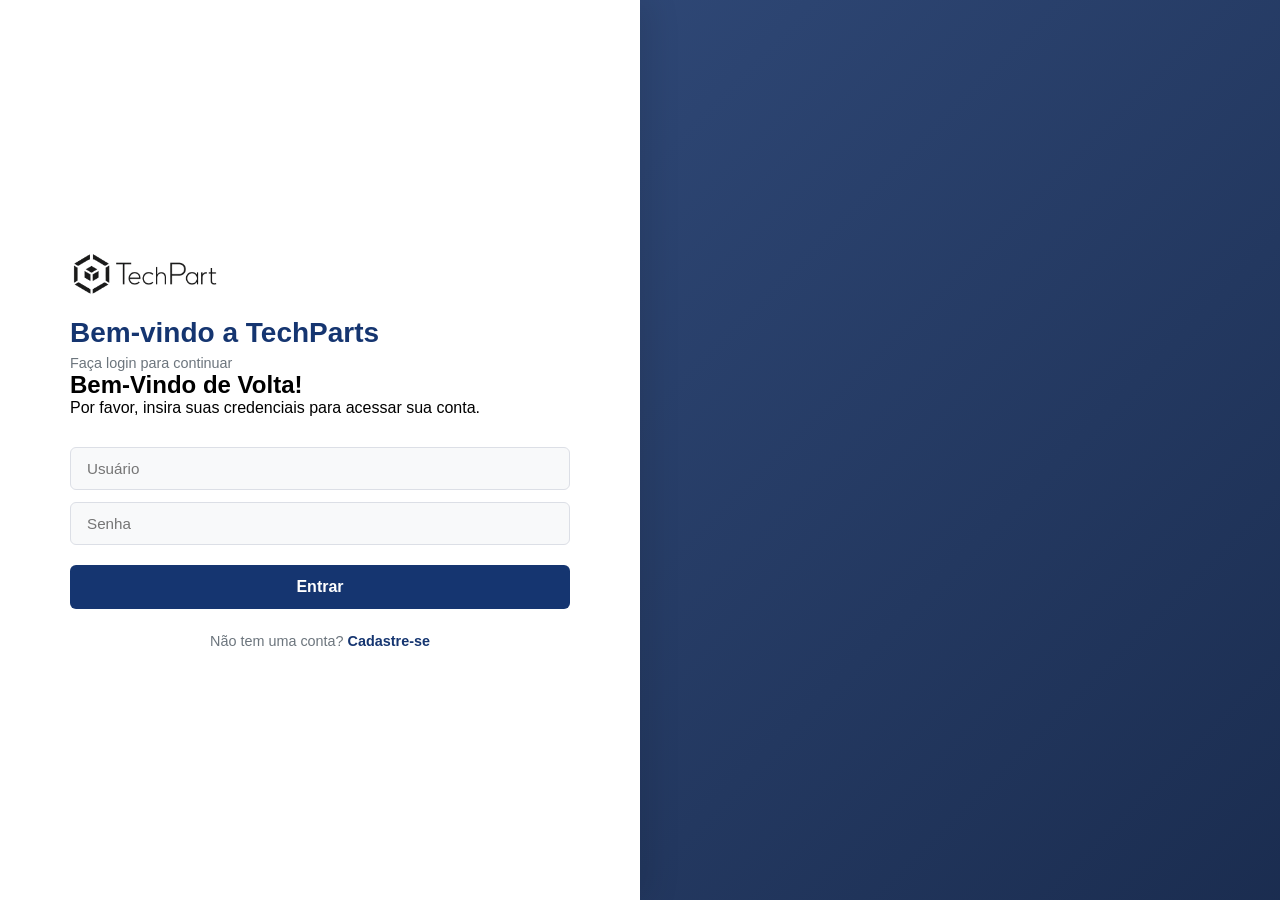
<file: TechParts/index.html>
<!DOCTYPE html>
<html lang="pt-br">

<head>
    <meta charset="UTF-8">
    <meta name="viewport" content="width=device-width, initial-scale=1.0">
    <title>Login - TechParts</title>
    <link rel="stylesheet" href="assets/css/style.css">
</head>

<body>

    <div class="parent">
        <div class="grid-login">
            <div class="logo">
                <img src="assets/IMG/logo.png" alt="Logo da empresa">

                <div class="login-logo-text">
                    <h1>Bem-vindo a TechParts</h1>
                    <p>Faça login para continuar</p>
                </div>

                <h2>Bem-Vindo de Volta!</h2>
                <p>Por favor, insira suas credenciais para acessar sua conta.</p>
            </div>

            <form action="login.php" method="POST" class="login-form">
                <input type="text" name="username" placeholder="Usuário" class="input-login">
                <input type="password" name="password" placeholder="Senha" class="input-login">
                <button type="submit" class="login-button" link="dashboard.html">Entrar</button>
            </form>


            <div class="login-login-footer">
                <p>Não tem uma conta? <a href="pages/cadastro.html">Cadastre-se</a></p>
            </div>
        </div>
</body>

</html>
</file>
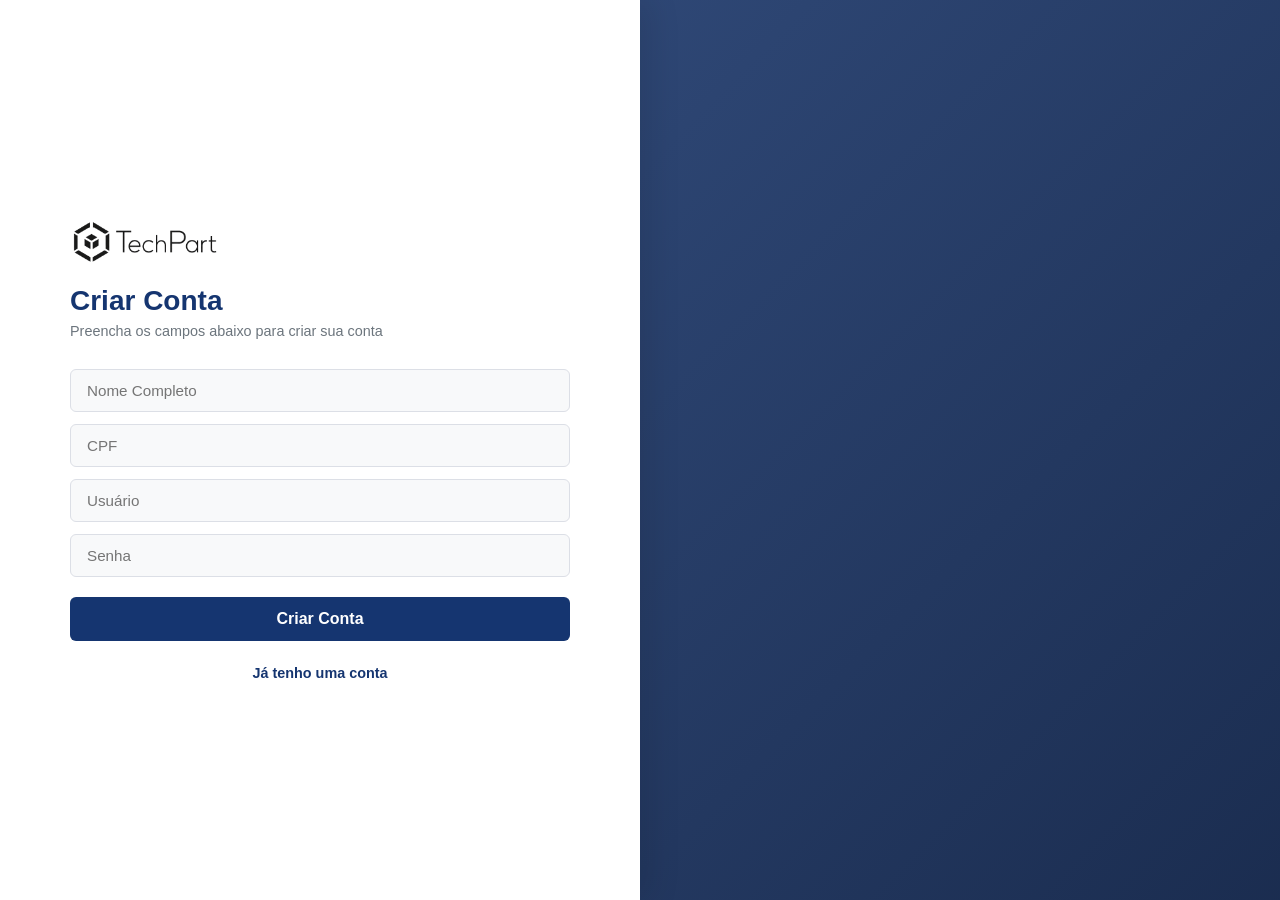
<file: TechParts/pages/cadastro.html>
<!DOCTYPE html>
<html lang="pt-br">

<head>
    <meta charset="UTF-8">
    <meta name="viewport" content="width=device-width, initial-scale=1.0">
    <title>Cadastro - TechParts</title>
    <link rel="stylesheet" href="../assets/css/style.css">
</head>

<body>
    <div class="parent">
        <div class="grid-login">
            <div class="logo">
                <img src="../assets/IMG/logo.png" alt="Logo da empresa">

                <div class="login-logo-text">
                    <h1>Criar Conta</h1>
                    <p>Preencha os campos abaixo para criar sua conta</p>
                </div>
            </div>

            <form action="login.php" method="POST" class="login-form">
                <input type="text" name="name" placeholder="Nome Completo" class="input-login">
                <input type="text" name="cpf" placeholder="CPF" class="input-login">
                <input type="text" name="username" placeholder="Usuário" class="input-login">
                <input type="password" name="password" placeholder="Senha" class="input-login">
                <button type="submit" class="login-button">Criar Conta</button>
            </form>

            <div class="login-login-footer">
                <p><a href="../index.html">Já tenho uma conta</a></p>
            </div>
        </div>
</body>

</html>
</file>
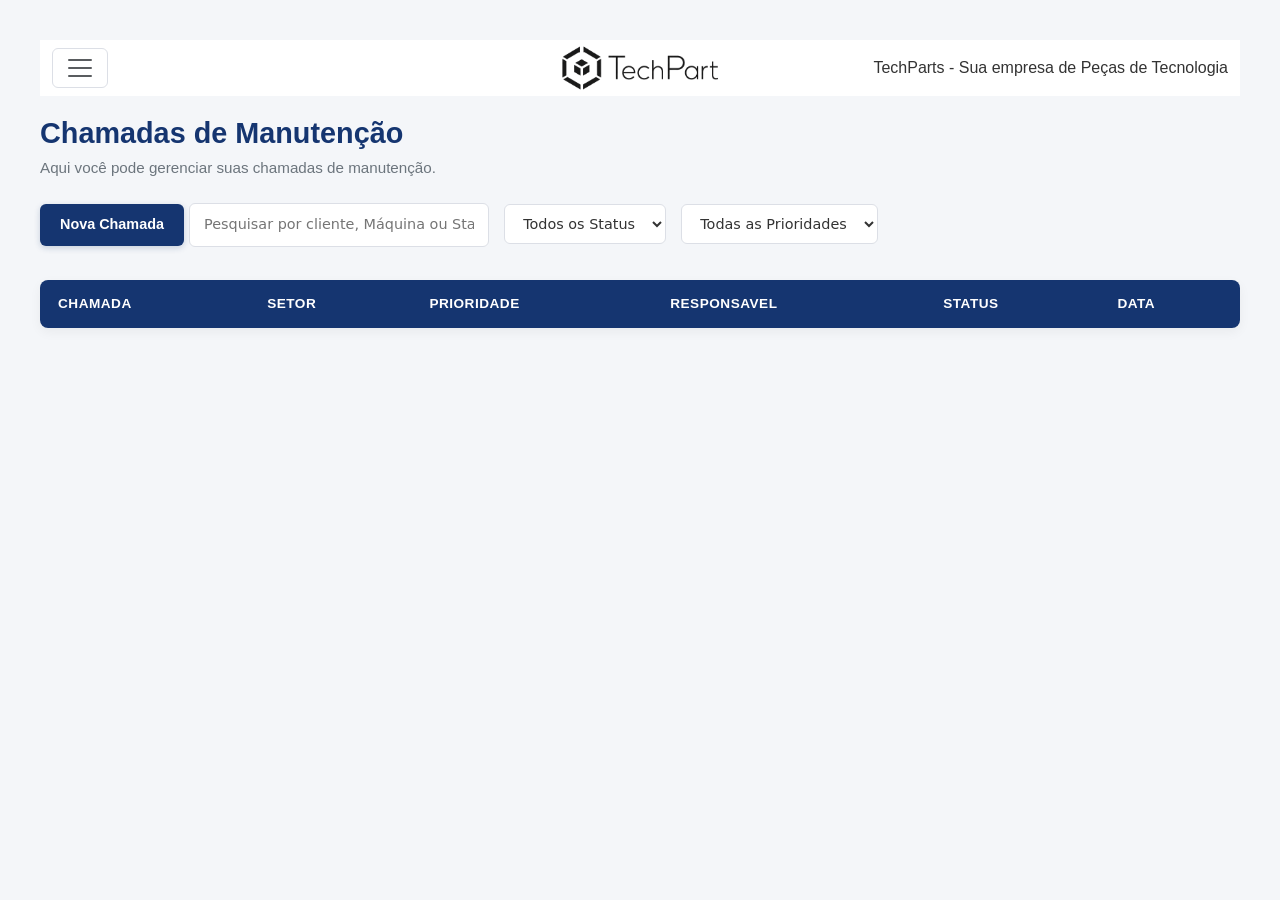
<file: TechParts/pages/chamadas.html>
<!DOCTYPE html>
<html lang="pt-br">

<head>
    <meta charset="UTF-8">
    <meta name="viewport" content="width=device-width, initial-scale=1.0">
    <title>Chamadas de Manutenção - TechParts</title>
    <link href="https://cdn.jsdelivr.net/npm/bootstrap@5.3.8/dist/css/bootstrap.min.css" rel="stylesheet"
        integrity="sha384-sRIl4kxILFvY47J16cr9ZwB07vP4J8+LH7qKQnuqkuIAvNWLzeN8tE5YBujZqJLB" crossorigin="anonymous">
    <link rel="stylesheet" href="../assets/css/theme.css">
    <link rel="stylesheet" href="../assets/css/chamadas.css">
</head>

<body>
    <script src="../assets/js/theme.js"></script>

    <div id="Navbar"></div>
    <script src="../assets/js/navbar.js"></script>

    <h1>Chamadas de Manutenção</h1>
    <p>Aqui você pode gerenciar suas chamadas de manutenção.</p>

    <a href="#" class="login-button" onclick="openModal(); return false;">Nova Chamada</a>

    <input type="text" id="searchInput" placeholder="Pesquisar por cliente, Máquina ou Status" onkeyup="searchTable()">

    <select id="statusFilter" onchange="filterTable()">
        <option value="">Todos os Status</option>
        <option value="Aberto">Aberto</option>
        <option value="Em Andamento">Em Andamento</option>
        <option value="Concluído">Concluído</option>
    </select>

    <select id="priorityFilter" onchange="filterTable()">
        <option value="">Todas as Prioridades</option>
        <option value="Alta">Alta</option>
        <option value="Média">Média</option>
        <option value="Baixa">Baixa</option>
    </select>

    <table id="chamadasTable">
        <thead>
            <tr>
                <th>chamada</th>
                <th>setor</th>
                <th>prioridade</th>
                <th>responsavel</th>
                <th>status</th>
                <th>data</th>
            </tr>
        </thead>
    </table>

    <div id="chamadaModal" class="modal">
        <div class="modal-content">
            <span class="close-btn" onclick="closeModal()">&times;</span>
            <h2>Nova Chamada de Manutenção</h2>

            <form id="addChamadaForm" onsubmit="addChamada(event)">
                <div class="form-group">
                    <label for="modalChamada">Descrição da Chamada</label>
                    <input type="text" id="modalChamada" required placeholder="Ex: Torno CNC parado">
                </div>

                <div class="form-group">
                    <label for="modalSetor">Setor</label>
                    <input type="text" id="modalSetor" required placeholder="Ex: Usinagem">
                </div>

                <div class="form-group">
                    <label for="modalPrioridade">Prioridade</label>
                    <select id="modalPrioridade" required>
                        <option value="Alta">Alta</option>
                        <option value="Média" selected>Média</option>
                        <option value="Baixa">Baixa</option>
                    </select>
                </div>

                <div class="form-group">
                    <label for="modalResponsavel">Responsável</label>
                    <input type="text" id="modalResponsavel" required placeholder="Ex: Carlos Santos">
                </div>

                <div class="form-group">
                    <label for="modalStatus">Status</label>
                    <select id="modalStatus" required>
                        <option value="Aberto">Aberto</option>
                        <option value="Em Andamento">Em Andamento</option>
                        <option value="Concluído">Concluído</option>
                    </select>
                </div>

                <div class="form-group">
                    <label for="modalData">Data</label>
                    <input type="date" id="modalData" required>
                </div>

                <button type="submit" class="save-button">Salvar Chamada</button>
            </form>
        </div>
    </div>

    <script src="../assets/js/chamadas.js"></script>
    <script src="https://cdn.jsdelivr.net/npm/bootstrap@5.3.8/dist/js/bootstrap.bundle.min.js"
        integrity="sha384-FKyoEForCGlyvwx9Hj09JcYn3nv7wiPVlz7YYwJrWVcXK/BmnVDxM+D2scQbITxI"
        crossorigin="anonymous"></script>

</body>

</html>
</file>
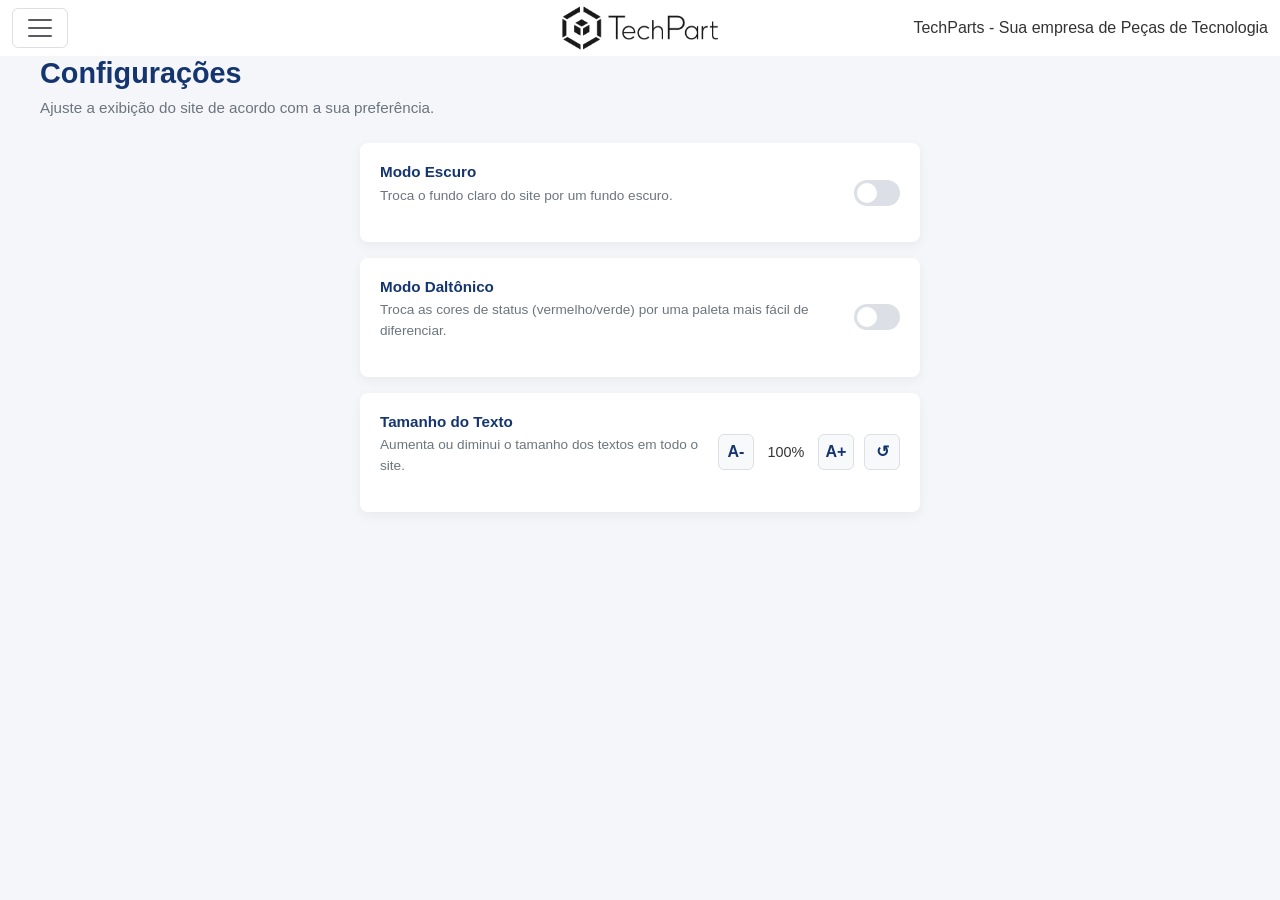
<file: TechParts/pages/config.html>
<!DOCTYPE html>
<html lang="pt-br">

<head>
    <meta charset="UTF-8">
    <meta name="viewport" content="width=device-width, initial-scale=1.0">
    <title>Configurações - TechParts</title>
    <link href="https://cdn.jsdelivr.net/npm/bootstrap@5.3.8/dist/css/bootstrap.min.css" rel="stylesheet"
        integrity="sha384-sRIl4kxILFvY47J16cr9ZwB07vP4J8+LH7qKQnuqkuIAvNWLzeN8tE5YBujZqJLB" crossorigin="anonymous">
    <link rel="stylesheet" href="../assets/css/theme.css">
    <link rel="stylesheet" href="../assets/css/config.css">
</head>

<body>
    <script src="../assets/js/theme.js"></script>

    <div id="Navbar"></div>
    <script src="../assets/js/navbar.js"></script>

    <div class="page-header">
        <h1>Configurações</h1>
        <p>Ajuste a exibição do site de acordo com a sua preferência.</p>
    </div>

    <div class="settings-list">
        <div class="setting-card">
            <div>
                <h4>Modo Escuro</h4>
                <p>Troca o fundo claro do site por um fundo escuro.</p>
            </div>
            <label class="switch">
                <input type="checkbox" id="themeDarkInput">
                <span class="switch-track"></span>
            </label>
        </div>

        <div class="setting-card">
            <div>
                <h4>Modo Daltônico</h4>
                <p>Troca as cores de status (vermelho/verde) por uma paleta mais fácil de diferenciar.</p>
            </div>
            <label class="switch">
                <input type="checkbox" id="colorblindInput">
                <span class="switch-track"></span>
            </label>
        </div>

        <div class="setting-card">
            <div>
                <h4>Tamanho do Texto</h4>
                <p>Aumenta ou diminui o tamanho dos textos em todo o site.</p>
            </div>
            <div class="font-size-control">
                <button type="button" id="decreaseFontBtn" aria-label="Diminuir texto">A-</button>
                <span id="fontScaleValue">100%</span>
                <button type="button" id="increaseFontBtn" aria-label="Aumentar texto">A+</button>
                <button type="button" id="resetFontBtn" aria-label="Restaurar tamanho padrão">↺</button>
            </div>
        </div>
    </div>

    <script src="../assets/js/config.js"></script>
    <script src="https://cdn.jsdelivr.net/npm/bootstrap@5.3.8/dist/js/bootstrap.bundle.min.js"
        integrity="sha384-FKyoEForCGlyvwx9Hj09JcYn3nv7wiPVlz7YYwJrWVcXK/BmnVDxM+D2scQbITxI"
        crossorigin="anonymous"></script>
</body>

</html>
</file>
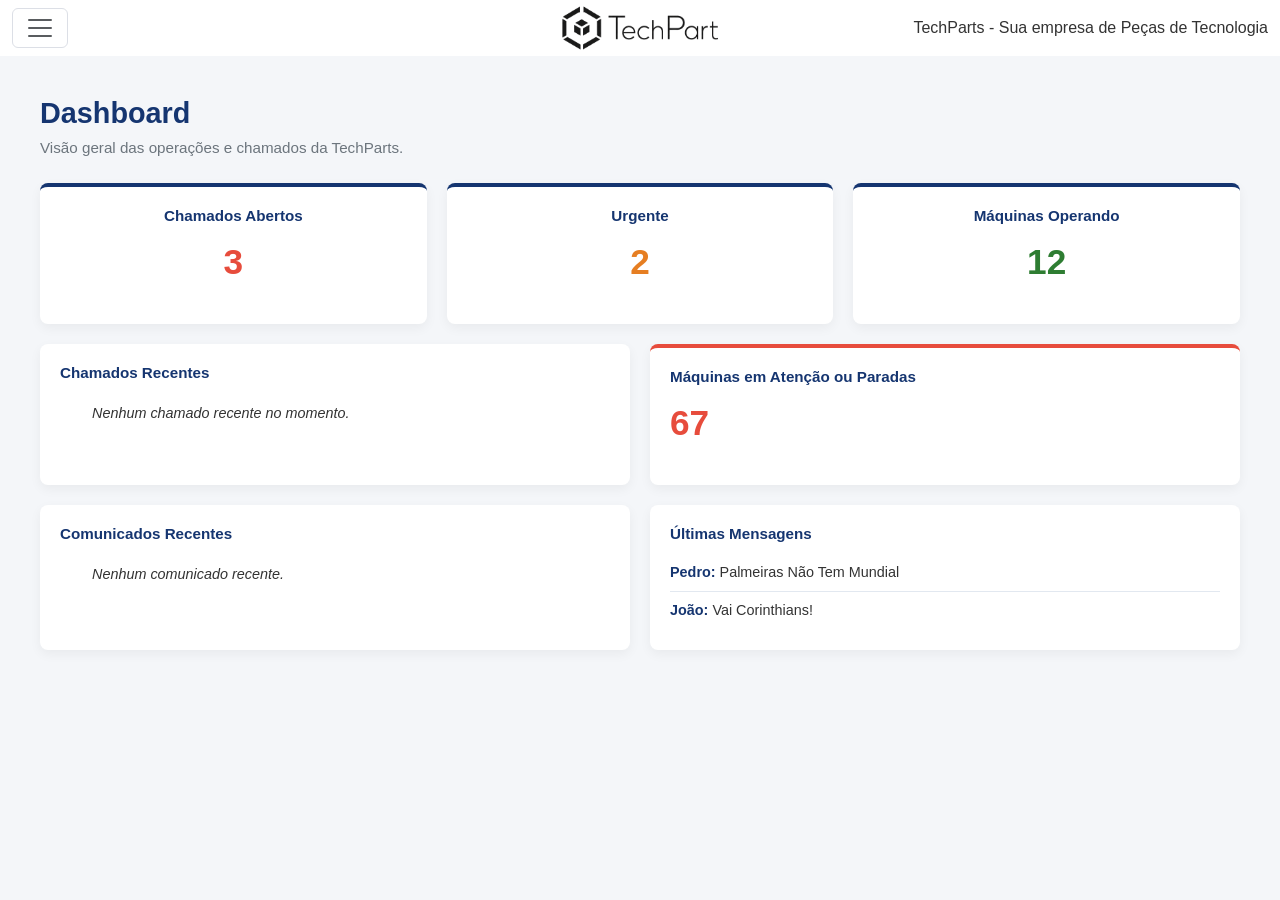
<file: TechParts/pages/dashboard.html>
<!DOCTYPE html>
<html lang="pt-br">

<head>
    <meta charset="UTF-8">
    <meta name="viewport" content="width=device-width, initial-scale=1.0">
    <title>Dashboard - TechParts</title>
    <link href="https://cdn.jsdelivr.net/npm/bootstrap@5.3.8/dist/css/bootstrap.min.css" rel="stylesheet"
        integrity="sha384-sRIl4kxILFvY47J16cr9ZwB07vP4J8+LH7qKQnuqkuIAvNWLzeN8tE5YBujZqJLB" crossorigin="anonymous">
    <link rel="stylesheet" href="../assets/css/theme.css">
    <link rel="stylesheet" href="../assets/css/dashboard.css">
</head>

<body>
    <script src="../assets/js/theme.js"></script>

    <div id="Navbar"></div>
    <script src="../assets/js/navbar.js"></script>




    <div class="page-header">
        <h1>Dashboard</h1>
        <p>Visão geral das operações e chamados da TechParts.</p>
    </div>

    <div class="dashboard">
        <!-- Linha 1: indicadores -->
        <div class="stat-card">
            <h4>Chamados Abertos</h4>
            <p class="stat-number caution">3</p>
        </div>

        <div class="stat-card">
            <h4>Urgente</h4>
            <p class="stat-number urgent">2</p>
        </div>

        <div class="stat-card">
            <h4>Máquinas Operando</h4>
            <p class="stat-number success">12</p>
        </div>

        <!-- Linha 2 -->
        <div class="panel">
            <h4>Chamados Recentes</h4>
            <ul class="recent-list">
                <li class="empty-state">Nenhum chamado recente no momento.</li>
            </ul>
        </div>

        <div class="stat-card wide">
            <h4>Máquinas em Atenção ou Paradas</h4>
            <p class="stat-number caution">67</p>
        </div>

        <!-- Linha 3 -->
        <div class="panel">
            <h4>Comunicados Recentes</h4>
            <ul class="recent-list">
                <li class="empty-state">Nenhum comunicado recente.</li>
            </ul>
        </div>

        <div class="panel">
            <h4>Últimas Mensagens</h4>
            <div class="message-list">
                <div class="message-item">
                    <span class="message-user">Pedro:</span>
                    <span class="message-text">Palmeiras Não Tem Mundial</span>
                </div>
                <div class="message-item">
                    <span class="message-user">João:</span>
                    <span class="message-text">Vai Corinthians!</span>
                </div>
            </div>
        </div>
    </div>

    <script src="https://cdn.jsdelivr.net/npm/bootstrap@5.3.8/dist/js/bootstrap.bundle.min.js"
        integrity="sha384-FKyoEForCGlyvwx9Hj09JcYn3nv7wiPVlz7YYwJrWVcXK/BmnVDxM+D2scQbITxI"
        crossorigin="anonymous"></script>
</body>

</html>
</file>
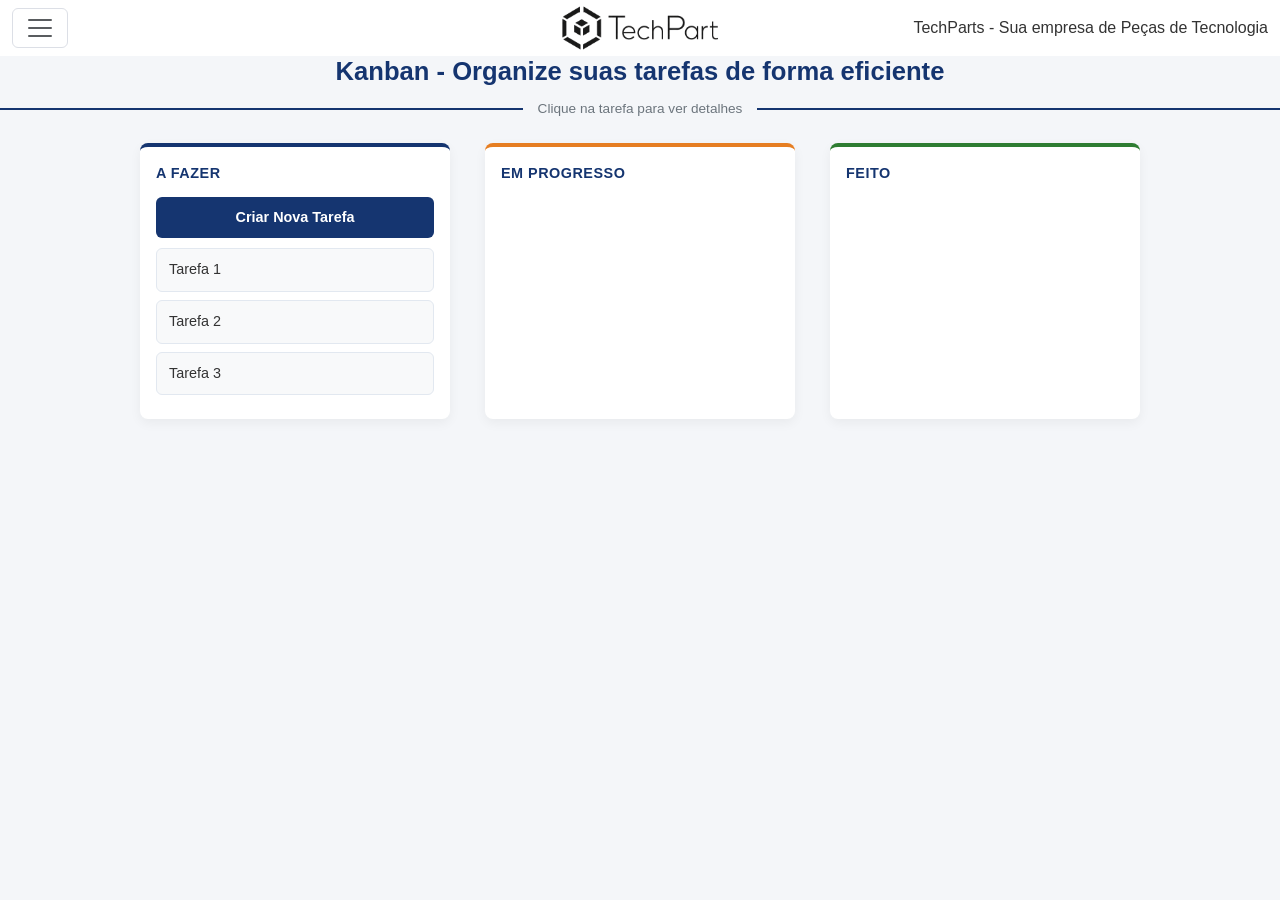
<file: TechParts/pages/kanban.html>
<!doctype html>
<html lang="pt-br">

<head>
    <meta charset="utf-8">
    <meta name="viewport" content="width=device-width, initial-scale=1">
    <title>Kanban - TechParts</title>
    <link href="https://cdn.jsdelivr.net/npm/bootstrap@5.3.8/dist/css/bootstrap.min.css" rel="stylesheet"
        integrity="sha384-sRIl4kxILFvY47J16cr9ZwB07vP4J8+LH7qKQnuqkuIAvNWLzeN8tE5YBujZqJLB" crossorigin="anonymous">
    <link rel="stylesheet" href="../assets/css/theme.css">
    <link rel="stylesheet" href="../assets/css/kanban.css">
</head>

<body>
    <script src="../assets/js/theme.js"></script>

    <div id="Navbar"></div>
    <script src="../assets/js/navbar.js"></script>

    <h2 class="titulo">
        Kanban - Organize suas tarefas de forma eficiente
    </h2>

    <div class="divider-flex">Clique na tarefa para ver detalhes</div>

    <div class="container">
        <div class="kanban-board">
            <div class="kanban-block" id="todo" ondrop="drop(event)" ondragover="allowDrop(event)">
                <strong>A fazer</strong>
                <div class="task-button-block">
                    <button id="task-button" onclick="createTask()">Criar Nova Tarefa</button>
                </div>
                <div class="task" id="task1" draggable="true" ondragstart="drag(event)"
                    onclick="showTaskDescription(this)" data-name="Tarefa 1" data-description="Descrição da Tarefa 1.">
                    <span>Tarefa 1</span>
                </div>
                <div class="task" id="task2" draggable="true" ondragstart="drag(event)"
                    onclick="showTaskDescription(this)" data-name="Tarefa 2" data-description="Descrição da Tarefa 2.">
                    <span>Tarefa 2</span>
                </div>
                <div class="task" id="task3" draggable="true" ondragstart="drag(event)"
                    onclick="showTaskDescription(this)" data-name="Tarefa 3" data-description="Descrição da Tarefa 3.">
                    <span>Tarefa 3</span>
                </div>
            </div>
            <div class="kanban-block" id="inprogress" ondrop="drop(event)" ondragover="allowDrop(event)">
                <strong>Em Progresso</strong>
            </div>
            <div class="kanban-block" id="done" ondrop="drop(event)" ondragover="allowDrop(event)">
                <strong>Feito</strong>
            </div>

            <div class="create-new-task-block" id="create-new-task-block">
                <strong>Nova Tarefa:</strong>
                <span class="form-row">
                    <label class="form-row-label" for="task-name">Nome da Tarefa:</label>
                    <input class="form-row-input" type="text" name="task-name" id="task-name">
                </span>
                <span class="form-row">
                    <label class="form-row-label" for="task-description">Descrição</label>
                    <textarea class="form-row-input" name="task-description" id="task-description" cols="70"
                        rows="10"></textarea>
                </span>
                <span class="form-row-buttons">
                    <button id="edit-button" onclick="editTask()">Editar</button>
                    <button id="save-button" onclick="saveTask()">Salvar</button>
                    <button id="cancel-button" onclick="createTask()">Cancelar</button>
                </span>
            </div>
        </div>
    </div>

    <div class="modal fade" id="taskModal" tabindex="-1" aria-labelledby="taskModalLabel" aria-hidden="true">
        <div class="modal-dialog">
            <div class="modal-content">
                <div class="modal-header">
                    <h5 class="modal-title" id="taskModalLabel">Tarefa</h5>
                    <button type="button" class="btn-close" data-bs-dismiss="modal" aria-label="Close"></button>
                </div>
                <div class="modal-body">
                    <p id="taskModalDescription"></p>
                </div>
                <div class="modal-footer">
                    <button type="button" class="btn btn-danger" id="taskModalDeleteButton"
                        onclick="deleteTask()">Excluir</button>
                </div>
            </div>
        </div>
    </div>

    <script src="../assets/js/kanban.js"></script>
    <script src="https://cdn.jsdelivr.net/npm/bootstrap@5.3.8/dist/js/bootstrap.bundle.min.js"
        integrity="sha384-FKyoEForCGlyvwx9Hj09JcYn3nv7wiPVlz7YYwJrWVcXK/BmnVDxM+D2scQbITxI"
        crossorigin="anonymous"></script>
</body>

</html>
</file>
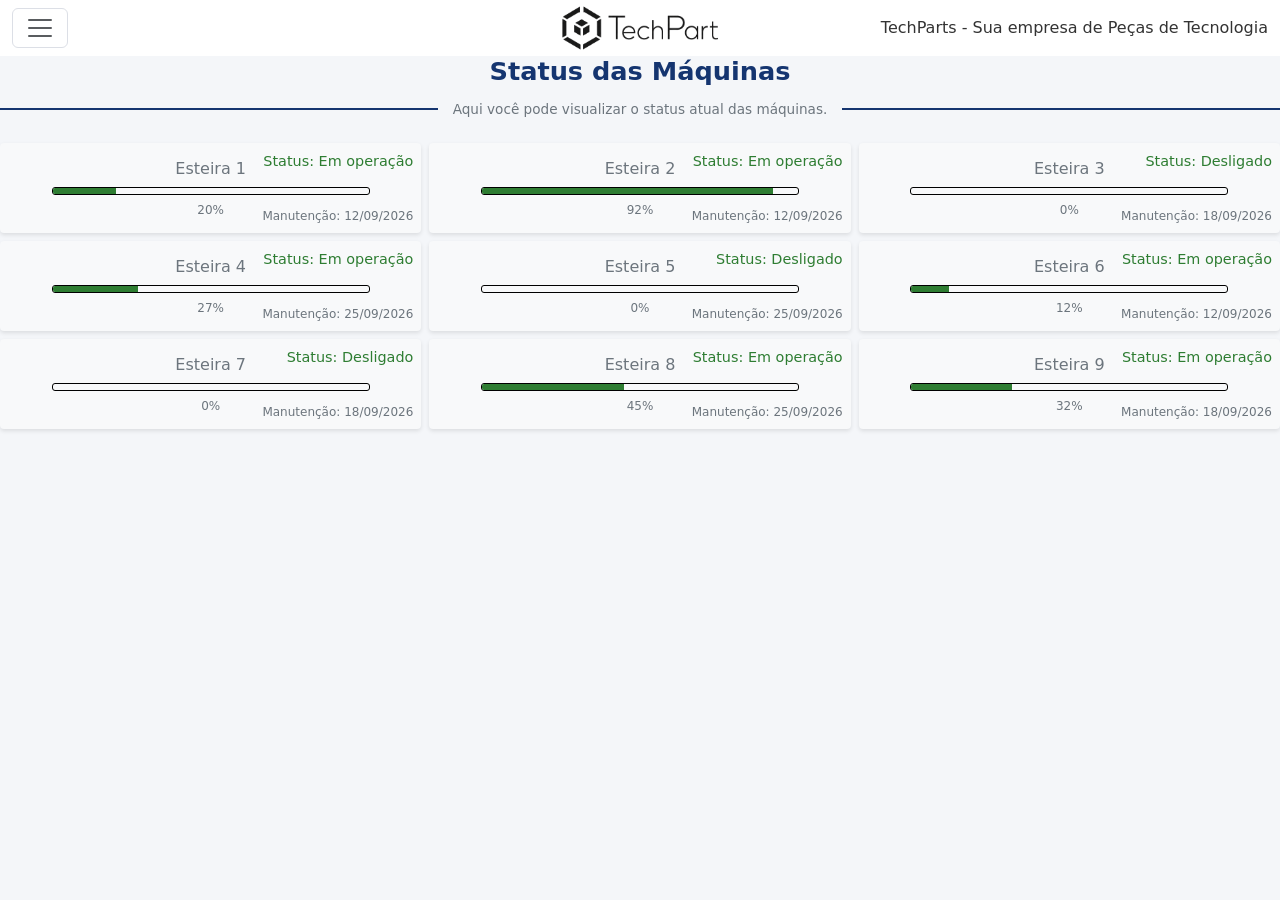
<file: TechParts/pages/maquinasStatus.html>
<!DOCTYPE html>
<html lang="en">

<head>
    <meta charset="UTF-8">
    <meta name="viewport" content="width=device-width, initial-scale=1.0">
    <title>Status das Máquinas - TechParts</title>
    <link href="https://cdn.jsdelivr.net/npm/bootstrap@5.3.8/dist/css/bootstrap.min.css" rel="stylesheet"
        integrity="sha384-sRIl4kxILFvY47J16cr9ZwB07vP4J8+LH7qKQnuqkuIAvNWLzeN8tE5YBujZqJLB" crossorigin="anonymous">
    <link rel="stylesheet" href="../assets/css/theme.css">
    <link rel="stylesheet" href="../assets/css/maquinasStatus.css">

</head>

<body>
    <script src="../assets/js/theme.js"></script>

    <div id="Navbar"></div>
    <script src="../assets/js/navbar.js"></script>



    <h2 class="titulo">Status das Máquinas</h2>
    <div class="divider-flex">Aqui você pode visualizar o status atual das máquinas.</div>


    <div class="parent">
        <div>
            <span class="esteira">Esteira 1</span>
            <span class="status">Status: Em operação</span>
            <div class="progress-bar">
                <div class="progress-fill" style="width: 20%;"></div>
            </div>
            <span class="progress-label">20%</span>
            <span class="maintenance-date">Manutenção: 12/09/2026</span>
        </div>
        <div>
            <span class="esteira">Esteira 2</span>
            <span class="status">Status: Em operação</span>
            <div class="progress-bar">
                <div class="progress-fill" style="width: 92%;"></div>
            </div>
            <span class="progress-label">92%</span>
            <span class="maintenance-date">Manutenção: 12/09/2026</span>
        </div>
        <div>
            <span class="esteira">Esteira 3</span>
            <span class="status">Status: Desligado</span>
            <div class="progress-bar">
                <div class="progress-fill" style="width: 0%;"></div>
            </div>
            <span class="progress-label">0%</span>
            <span class="maintenance-date">Manutenção: 18/09/2026</span>
        </div>
        <div>
            <span class="esteira">Esteira 4</span>
            <span class="status">Status: Em operação</span>
            <div class="progress-bar">
                <div class="progress-fill" style="width: 27%;"></div>
            </div>
            <span class="progress-label">27%</span>
            <span class="maintenance-date">Manutenção: 25/09/2026</span>
        </div>
        <div>
            <span class="esteira">Esteira 5</span>
            <span class="status">Status: Desligado</span>
            <div class="progress-bar">
                <div class="progress-fill" style="width: 0%;"></div>
            </div>
            <span class="progress-label">0%</span>
            <span class="maintenance-date">Manutenção: 25/09/2026</span>
        </div>
        <div>
            <span class="esteira">Esteira 6</span>
            <span class="status">Status: Em operação</span>
            <div class="progress-bar">
                <div class="progress-fill" style="width: 12%;"></div>
            </div>
            <span class="progress-label">12%</span>
            <span class="maintenance-date">Manutenção: 12/09/2026</span>
        </div>
        <div>
            <span class="esteira">Esteira 7</span>
            <span class="status">Status: Desligado</span>
            <div class="progress-bar">
                <div class="progress-fill" style="width: 0%;"></div>
            </div>
            <span class="progress-label">0%</span>
            <span class="maintenance-date">Manutenção: 18/09/2026</span>
        </div>
        <div>
            <span class="esteira">Esteira 8</span>
            <span class="status">Status: Em operação</span>
            <div class="progress-bar">
                <div class="progress-fill" style="width: 45%;"></div>
            </div>
            <span class="progress-label">45%</span>
            <span class="maintenance-date">Manutenção: 25/09/2026</span>
        </div>
        <div>
            <span class="esteira">Esteira 9</span>
            <span class="status">Status: Em operação</span>
            <div class="progress-bar">
                <div class="progress-fill" style="width: 32%;"></div>
            </div>
            <span class="progress-label">32%</span>
            <span class="maintenance-date">Manutenção: 18/09/2026</span>
        </div>
    </div>




    <script src="https://cdn.jsdelivr.net/npm/bootstrap@5.3.8/dist/js/bootstrap.bundle.min.js"
        integrity="sha384-FKyoEForCGlyvwx9Hj09JcYn3nv7wiPVlz7YYwJrWVcXK/BmnVDxM+D2scQbITxI"
        crossorigin="anonymous"></script>
</body>

</html>
</file>
<file: TechParts/assets/css/style.css>
* {
    margin: 0;
    padding: 0;
    box-sizing: border-box;
    font-family: 'Segoe UI', Roboto, Helvetica, Arial, sans-serif;
}

body {
    width: 100vw;
    height: 100vh;
    overflow: hidden;
    background-color: #f4f6f9;
}

.parent {
    display: flex;
    width: 100vw;
    height: 100vh;
    background: linear-gradient(135deg, rgba(21, 53, 112, 0.85), rgba(15, 34, 71, 0.95)), 
                url('https://images.unsplash.com/photo-1581091226825-a6a2a5aee158?q=80&w=1920') no-repeat center center / cover;
}

.grid-login {
    width: 50%;
    height: 100%;
    background-color: #ffffff;
    padding: 40px 70px;
    display: flex;
    flex-direction: column;
    justify-content: center;
    box-shadow: 10px 0 30px rgba(0, 0, 0, 0.1);
    z-index: 10;
    overflow-y: auto;
}

.logo {
    margin-bottom: 20px;
}

.logo img {
    max-width: 150px;
    height: auto;
    margin-bottom: 16px;
}

.login-logo-text h1 {
    color: #153570;
    font-size: 1.75rem;
    font-weight: 700;
    margin-bottom: 6px;
}

.login-logo-text p {
    color: #6c757d;
    font-size: 0.9rem;
}

.login-form {
    display: flex;
    flex-direction: column;
    gap: 12px;
    margin-top: 10px;
}

.input-login {
    width: 100%;
    padding: 12px 16px;
    border: 1px solid #dcdfe6;
    border-radius: 6px;
    background-color: #f8f9fa;
    color: #333333;
    font-size: 0.95rem;
    outline: none;
    transition: all 0.2s ease;
}

.input-login:focus {
    background-color: #ffffff;
    border-color: #153570;
    box-shadow: 0 0 0 3px rgba(21, 53, 112, 0.15);
}

.login-button {
    width: 100%;
    padding: 13px;
    background-color: #153570;
    color: #ffffff;
    border: none;
    border-radius: 6px;
    font-size: 1rem;
    font-weight: 600;
    cursor: pointer;
    transition: background-color 0.2s ease, transform 0.1s ease;
    margin-top: 8px;
}

.login-button:hover {
    background-color: #0e244d;
}

.login-button:active {
    transform: scale(0.99);
}

.login-login-footer {
    text-align: center;
    font-size: 0.9rem;
    color: #6c757d;
    margin-top: 24px;
}

.login-login-footer a {
    color: #153570;
    font-weight: 600;
    text-decoration: none;
    transition: color 0.2s ease;
}

.login-login-footer a:hover {
    text-decoration: underline;
    color: #0e244d;
}

@media (max-width: 900px) {
    .grid-login {
        width: 100%;
        padding: 30px 20px;
    }
}
</file>
<file: TechParts/assets/css/theme.css>
.navbar-logo {
    position: absolute;
    left: 50%;
    top: 50%;
    transform: translate(-50%, -50%);

}

/* Variáveis de tema compartilhadas por todas as páginas do site */

:root {
    --color-bg: #f4f6f9;
    --color-surface: #ffffff;
    --color-surface-alt: #f8f9fa;
    --color-text: #333333;
    --color-text-secondary: #6c757d;
    --color-border: #dcdfe6;
    --color-border-soft: #e2e8f0;
    --color-accent: #153570;
    --color-accent-hover: #0e244d;
    --color-on-accent: #ffffff;
    --color-danger: #e74c3c;
    --color-warning: #e67e22;
    --color-success: #2e7d32;
}

/* Modo escuro */
html[data-theme="dark"] {
    --color-bg: #14161a;
    --color-surface: #1e2126;
    --color-surface-alt: #262a30;
    --color-text: #e8e8e8;
    --color-text-secondary: #9aa0a8;
    --color-border: #363b42;
    --color-border-soft: #363b42;
    --color-accent: #4d7cff;
    --color-accent-hover: #6f93ff;
    --color-on-accent: #ffffff;
    --color-danger: #ff6b6b;
    --color-warning: #ffa94d;
    --color-success: #51cf66;
}

/* Modo daltônico: troca vermelho/verde por uma paleta azul/laranja,
   mais fácil de diferenciar para quem tem daltonismo */
html[data-colorblind="true"] {
    --color-danger: #d55e00;
    --color-warning: #e69f00;
    --color-success: #0072b2;
}

body {
    background-color: var(--color-bg);
    color: var(--color-text);
    transition: background-color 0.2s ease, color 0.2s ease;
}

/* Navbar: branca no modo claro, escura no modo escuro — segue o tema
   do site automaticamente, sem depender de classe fixa por página. */
.navbar {
    --bs-navbar-color: var(--color-text);
    --bs-navbar-hover-color: var(--color-accent);
    --bs-navbar-active-color: var(--color-accent);
    --bs-navbar-brand-color: var(--color-text);
    --bs-navbar-brand-hover-color: var(--color-accent);
    --bs-navbar-toggler-border-color: var(--color-border);
    background-color: var(--color-surface);
    transition: background-color 0.2s ease, color 0.2s ease;
}

/* Ícone do botão "hamburger" é um SVG escuro por padrão do Bootstrap;
   inverte no modo escuro para continuar visível. */
html[data-theme="dark"] .navbar-toggler-icon {
    filter: invert(1) grayscale(1);
}

/* Menu lateral (offcanvas) que abre pelo hamburger */
.offcanvas {
    --bs-offcanvas-bg: var(--color-surface);
    --bs-offcanvas-color: var(--color-text);
    --bs-offcanvas-border-color: var(--color-border);
}

/* Botão de fechar (X) do offcanvas também é um SVG escuro por padrão */
html[data-theme="dark"] .btn-close {
    filter: invert(1) grayscale(1);
}

/* Menu suspenso "Conta" */
.dropdown-menu {
    --bs-dropdown-bg: var(--color-surface);
    --bs-dropdown-color: var(--color-text);
    --bs-dropdown-link-color: var(--color-text);
    --bs-dropdown-link-hover-bg: var(--color-surface-alt);
    --bs-dropdown-link-hover-color: var(--color-text);
    --bs-dropdown-divider-bg: var(--color-border);
    --bs-dropdown-border-color: var(--color-border);
}

.navbar-logo-img {
    height: 50px;
    width: auto;
}

html[data-theme="dark"] .navbar-logo-img {
    content: url("../IMG/logo-branca.png");
}
</file>
<file: TechParts/assets/css/chamadas.css>
* {
    margin: 0;
    padding: 0;
    box-sizing: border-box;
    font-family: 'Segoe UI', Roboto, Helvetica, Arial, sans-serif;
}

body {
    background-color: var(--color-bg);
    color: var(--color-text);
    padding: 40px;
}

.navbar{
    margin-bottom: 20px;
}

h1 {
    color: var(--color-accent);
    font-size: 1.8rem;
    font-weight: 700;
    margin-bottom: 6px;
}

p {
    color: var(--color-text-secondary);
    font-size: 0.95rem;
    margin-bottom: 24px;
}

.login-button {
    display: inline-flex;
    align-items: center;
    justify-content: center;
    background-color: var(--color-accent);
    color: var(--color-on-accent);
    text-decoration: none;
    padding: 10px 20px;
    border-radius: 6px;
    font-weight: 600;
    font-size: 0.9rem;
    transition: background-color 0.2s ease, transform 0.1s ease;
    margin-bottom: 24px;
    box-shadow: 0 2px 6px rgba(21, 53, 112, 0.2);
}

.login-button:hover {
    background-color: var(--color-accent-hover);
}

.login-button:active {
    transform: scale(0.98);
}

#searchInput, 
#statusFilter, 
#priorityFilter {
    padding: 10px 14px;
    border: 1px solid var(--color-border);
    border-radius: 6px;
    background-color: var(--color-surface);
    color: var(--color-text);
    font-size: 0.9rem;
    outline: none;
    transition: all 0.2s ease;
    margin-right: 10px;
    margin-bottom: 20px;
}

#searchInput {
    width: 300px;
}

#searchInput:focus, 
#statusFilter:focus, 
#priorityFilter:focus {
    border-color: var(--color-accent);
    box-shadow: 0 0 0 3px rgba(21, 53, 112, 0.15);
}

#chamadasTable {
    width: 100%;
    border-collapse: collapse;
    background-color: var(--color-surface);
    border-radius: 8px;
    overflow: hidden;
    box-shadow: 0 4px 12px rgba(0, 0, 0, 0.05);
    margin-top: 10px;
}

#chamadasTable thead {
    background-color: var(--color-accent);
    color: var(--color-on-accent);
}

#chamadasTable th {
    padding: 14px 18px;
    text-align: left;
    font-size: 0.85rem;
    font-weight: 600;
    text-transform: uppercase;
    letter-spacing: 0.5px;
}

#chamadasTable td {
    padding: 14px 18px;
    border-bottom: 1px solid var(--color-border-soft);
    color: var(--color-text);
    font-size: 0.9rem;
}

#chamadasTable tbody tr:last-child td {
    border-bottom: none;
}

#chamadasTable tbody tr:hover {
    background-color: var(--color-surface-alt);
}

@media (max-width: 768px) {
    body {
        padding: 20px;
    }

    #searchInput, 
    #statusFilter, 
    #priorityFilter {
        width: 100%;
        margin-right: 0;
    }
}

.modal {
    display: none; 
    position: fixed; 
    z-index: 1000; 
    left: 0;
    top: 0;
    width: 100%; 
    height: 100%; 
    background-color: rgba(0, 0, 0, 0.55); 
    align-items: center;
    justify-content: center;
}

.modal-content {
    background-color: var(--color-surface);
    padding: 30px;
    border-radius: 8px;
    width: 100%;
    max-width: 480px;
    box-shadow: 0 10px 25px rgba(0, 0, 0, 0.2);
    position: relative;
    animation: fadeIn 0.2s ease-out;
}

@keyframes fadeIn {
    from { opacity: 0; transform: translateY(-10px); }
    to { opacity: 1; transform: translateY(0); }
}

.close-btn {
    position: absolute;
    right: 20px;
    top: 15px;
    font-size: 26px;
    font-weight: bold;
    color: var(--color-text-secondary);
    cursor: pointer;
}

.close-btn:hover {
    color: var(--color-accent);
}

.modal h2 {
    color: var(--color-accent);
    margin-bottom: 20px;
    font-size: 1.3rem;
}

.form-group {
    margin-bottom: 14px;
    display: flex;
    flex-direction: column;
    gap: 4px;
}

.form-group label {
    font-size: 0.85rem;
    font-weight: 600;
    color: var(--color-text);
}

.form-group input, 
.form-group select {
    padding: 10px;
    border: 1px solid var(--color-border);
    border-radius: 6px;
    outline: none;
    font-size: 0.9rem;
    background-color: var(--color-surface-alt);
}

.form-group input:focus, 
.form-group select:focus {
    background-color: var(--color-surface);
    border-color: var(--color-accent);
}

.save-button {
    width: 100%;
    padding: 12px;
    background-color: var(--color-accent);
    color: var(--color-on-accent);
    border: none;
    border-radius: 6px;
    font-size: 0.95rem;
    font-weight: 600;
    cursor: pointer;
    margin-top: 10px;
    transition: background-color 0.2s ease;
}

.save-button:hover {
    background-color: var(--color-accent-hover);
}
</file>
<file: TechParts/assets/css/config.css>
* {
    box-sizing: border-box;
    font-family: 'Segoe UI', Roboto, Helvetica, Arial, sans-serif;
}

body {
    background-color: var(--color-bg);
    color: var(--color-text);
    margin: 0;
}

.page-header {
    padding: 0 40px 0 40px;
}

.page-header h1 {
    color: var(--color-accent);
    font-size: 1.8rem;
    font-weight: 700;
    margin-bottom: 6px;
}

.page-header p {
    color: var(--color-text-secondary);
    font-size: 0.95rem;
    margin-bottom: 24px;
}

.settings-list {
    max-width: 640px;
    margin: 0 auto 40px auto;
    padding: 0 40px;
    display: flex;
    flex-direction: column;
    gap: 16px;
}

.setting-card {
    background-color: var(--color-surface);
    border-radius: 8px;
    box-shadow: 0 4px 12px rgba(0, 0, 0, 0.05);
    padding: 20px;
    display: flex;
    align-items: center;
    justify-content: space-between;
    gap: 16px;
}

.setting-card h4 {
    color: var(--color-accent);
    font-size: 0.95rem;
    font-weight: 600;
    margin-bottom: 4px;
}

.setting-card p {
    color: var(--color-text-secondary);
    font-size: 0.85rem;
}

/* Toggle (interruptor) */
.switch {
    position: relative;
    display: inline-block;
    width: 46px;
    height: 26px;
    flex-shrink: 0;
}

.switch input {
    opacity: 0;
    width: 0;
    height: 0;
}

.switch-track {
    position: absolute;
    cursor: pointer;
    inset: 0;
    background-color: var(--color-border);
    border-radius: 999px;
    transition: background-color 0.2s ease;
}

.switch-track::before {
    content: "";
    position: absolute;
    height: 20px;
    width: 20px;
    left: 3px;
    bottom: 3px;
    background-color: var(--color-surface);
    border-radius: 50%;
    transition: transform 0.2s ease;
}

.switch input:checked+.switch-track {
    background-color: var(--color-accent);
}

.switch input:checked+.switch-track::before {
    transform: translateX(20px);
}

/* Controle de tamanho de texto */
.font-size-control {
    display: flex;
    align-items: center;
    gap: 10px;
    flex-shrink: 0;
}

.font-size-control button {
    width: 36px;
    height: 36px;
    border: 1px solid var(--color-border);
    background-color: var(--color-surface-alt);
    color: var(--color-accent);
    border-radius: 6px;
    font-size: 1rem;
    font-weight: 700;
    cursor: pointer;
    transition: background-color 0.2s ease;
}

.font-size-control button:hover {
    background-color: var(--color-border-soft);
}

#fontScaleValue {
    min-width: 44px;
    text-align: center;
    font-size: 0.9rem;
    color: var(--color-text);
}

@media (max-width: 576px) {
    .page-header,
    .settings-list {
        padding-left: 20px;
        padding-right: 20px;
    }

    .setting-card {
        flex-direction: column;
        align-items: flex-start;
    }
}
</file>
<file: TechParts/assets/css/dashboard.css>
* {
    margin: 0;
    padding: 0;
    box-sizing: border-box;
    font-family: 'Segoe UI', Roboto, Helvetica, Arial, sans-serif;
}

body {
    background-color: var(--color-bg);
    color: var(--color-text);
}

.navbar {
    margin-bottom: 0;
}

.page-header {
    padding: 40px 40px 0 40px;
}

.page-header h1 {
    color: var(--color-accent);
    font-size: 1.8rem;
    font-weight: 700;
    margin-bottom: 6px;
}

.page-header p {
    color: var(--color-text-secondary);
    font-size: 0.95rem;
    margin-bottom: 24px;
}

/* Grid */
.dashboard {
    display: grid;
    grid-template-columns: repeat(6, 1fr);
    gap: 20px;
    padding: 0 40px 40px 40px;
}

.dashboard>div {
    background-color: var(--color-surface);
    border-radius: 8px;
    box-shadow: 0 4px 12px rgba(0, 0, 0, 0.05);
    padding: 20px;
}

.dashboard h4 {
    color: var(--color-accent);
    font-size: 0.95rem;
    font-weight: 600;
    margin-bottom: 10px;
}

/* Cards de indicadores (linha 1 e o card de máquinas em atenção) */
.stat-card {
    grid-column: span 2 / span 2;
    text-align: center;
    border-top: 4px solid var(--color-accent);
}

.stat-card.wide {
    grid-column: span 3 / span 3;
    text-align: left;
    border-top-color: var(--color-danger);
}

.stat-number {
    font-size: 2.2rem;
    font-weight: 700;
    color: var(--color-accent);
}

.stat-number.caution {
    color: var(--color-danger);
}

.stat-number.urgent {
    color: var(--color-warning);
}

.stat-number.success {
    color: var(--color-success);
}

/* Painéis (chamados recentes, comunicados, mensagens) */
.panel {
    grid-column: span 3 / span 3;
}

.recent-list {
    list-style: none;
}

.recent-list li {
    padding: 10px 0;
    border-bottom: 1px solid var(--color-border-soft);
    font-size: 0.9rem;
    color: var(--color-text);
}

.recent-list li:last-child {
    border-bottom: none;
}

.empty-state {
    color: #a0aec0;
    font-size: 0.85rem;
    font-style: italic;
}

.message-item {
    padding: 8px 0;
    border-bottom: 1px solid var(--color-border-soft);
    font-size: 0.9rem;
}

.message-item:last-child {
    border-bottom: none;
}

.message-user {
    color: var(--color-accent);
    font-weight: 600;
}

.message-text {
    color: var(--color-text);
}

@media (max-width: 992px) {
    .stat-card {
        grid-column: span 3 / span 3;
    }

    .stat-card.wide,
    .panel {
        grid-column: span 6 / span 6;
    }
}

@media (max-width: 576px) {
    .page-header {
        padding: 20px 20px 0 20px;
    }

    .dashboard {
        padding: 0 20px 20px 20px;
        gap: 14px;
    }

    .stat-card {
        grid-column: span 6 / span 6;
    }
}
</file>
<file: TechParts/assets/css/kanban.css>
* {
    box-sizing: border-box;
    font-family: 'Segoe UI', Roboto, Helvetica, Arial, sans-serif;
}

body {
    background-color: var(--color-bg);
    color: var(--color-text);
    margin: 0;
}

.titulo {
    text-align: center;
    color: var(--color-accent);
    font-size: 1.6rem;
    font-weight: 700;
    margin: 0 0 6px 0;
}

.container {
    width: 80%;
    min-width: 50%;
    margin: auto;
    display: flex;
    flex-direction: column;
    padding-bottom: 40px;
}

.kanban-board {
    display: flex;
    flex-direction: row;
    justify-content: space-between;
    gap: 16px;
    flex-wrap: wrap;
}

.kanban-block {
    background-color: var(--color-surface);
    border-radius: 8px;
    box-shadow: 0 4px 12px rgba(0, 0, 0, 0.05);
    padding: 16px;
    width: 31%;
    min-width: 14rem;
    min-height: 4.5rem;
    border-top: 4px solid var(--color-accent);
}

.kanban-block strong {
    display: block;
    color: var(--color-accent);
    font-size: 0.9rem;
    font-weight: 700;
    text-transform: uppercase;
    letter-spacing: 0.5px;
    margin-bottom: 12px;
}

#inprogress {
    border-top-color: var(--color-warning);
}

#done {
    border-top-color: var(--color-success);
}

.task-button-block {
    margin-bottom: 10px;
}

#task-button {
    background-color: var(--color-accent);
    color: var(--color-on-accent);
    border: none;
    border-radius: 6px;
    width: 100%;
    padding: 10px;
    font-size: 0.9rem;
    font-weight: 600;
    cursor: pointer;
    transition: background-color 0.2s ease;
}

#task-button:hover {
    background-color: var(--color-accent-hover);
}

.task {
    background-color: var(--color-surface-alt);
    border: 1px solid var(--color-border-soft);
    border-radius: 6px;
    margin: 0 0 8px 0;
    padding: 10px 12px;
    font-size: 0.9rem;
    color: var(--color-text);
    cursor: pointer;
    transition: box-shadow 0.15s ease, transform 0.1s ease;
}

.task:hover {
    box-shadow: 0 2px 8px rgba(0, 0, 0, 0.08);
}

.task:active {
    transform: scale(0.99);
}

.create-new-task-block {
    display: none;
    background-color: var(--color-surface);
    border-radius: 8px;
    box-shadow: 0 4px 12px rgba(0, 0, 0, 0.05);
    border-top: 4px solid var(--color-accent);
    padding: 20px;
    margin-top: 16px;
    flex-direction: column;
}

.create-new-task-block strong {
    color: var(--color-accent);
    font-size: 1rem;
    margin-bottom: 12px;
}

.form-row {
    display: flex;
    flex-direction: column;
    gap: 4px;
    margin: 8px 0;
}

.form-row-label {
    font-size: 0.85rem;
    font-weight: 600;
    color: var(--color-text);
}

.form-row-input {
    padding: 10px;
    border: 1px solid var(--color-border);
    border-radius: 6px;
    outline: none;
    font-size: 0.9rem;
    background-color: var(--color-surface-alt);
    width: 100%;
}

.form-row-input:focus {
    background-color: var(--color-surface);
    border-color: var(--color-accent);
}

textarea {
    resize: none;
}

.form-row-buttons {
    display: flex;
    flex-direction: row;
    justify-content: space-between;
    gap: 10px;
    margin-top: 10px;
}

#edit-button,
#save-button,
#cancel-button {
    flex: 1;
    background-color: var(--color-accent);
    color: var(--color-on-accent);
    border: none;
    border-radius: 6px;
    padding: 10px;
    font-size: 0.9rem;
    font-weight: 600;
    cursor: pointer;
    transition: background-color 0.2s ease;
}

#cancel-button {
    background-color: var(--color-surface);
    color: var(--color-accent);
    border: 1px solid var(--color-accent);
}

#edit-button {
    display: none;
}

#save-button:hover {
    background-color: var(--color-accent-hover);
}

#cancel-button:hover {
    background-color: var(--color-bg);
}

/* Divisor */
.divider-flex {
    display: flex;
    align-items: center;
    text-align: center;
    color: var(--color-text-secondary);
    font-size: 0.85rem;
    margin: 12px 0 24px 0;
}

.divider-flex::before,
.divider-flex::after {
    content: "";
    flex: 1;
    border-bottom: 2px solid var(--color-accent);
}

.divider-flex:not(:empty)::before {
    margin-right: 15px;
}

.divider-flex:not(:empty)::after {
    margin-left: 15px;
}

@media (max-width: 768px) {
    .container {
        width: 92%;
    }

    .kanban-block {
        width: 100%;
    }
}
</file>
<file: TechParts/assets/css/maquinasStatus.css>
.titulo {
    text-align: center;
    color: var(--color-accent);
    font-size: 1.6rem;
    font-weight: 700;
    margin: 0 0 6px 0;
}

/* grid */

.parent {
    display: grid;
    grid-template-columns: repeat(3, 1fr);
    grid-template-rows: repeat(3, 1fr);
    gap: 8px;
}


.parent>div {
    position: relative;
    display: flex;
    flex-direction: column;
    justify-content: center;
    align-items: center;
    gap: 6px;
    min-height: 90px;
    background-color: var(--color-surface-alt);
    padding: 12px;
    border-radius: 4px;
    font-size: 1rem;
    color: var(--color-text-secondary);
    box-shadow: 0 2px 4px rgba(0, 0, 0, 0.1);
}

.status {
    position: absolute;
    top: 8px;
    right: 8px;
    font-size: 0.9rem;
    color: var(--color-success);
}

.progress-bar {
    width: 80%;
    height: 8px;
    border: 1px solid #000000;
    border-radius: 3px;
    overflow: hidden;
}

.progress-fill {
    height: 100%;
    background-color: var(--color-success);
}

.progress-label {
    font-size: 0.75rem;
    color: var(--color-text-secondary);
}

.maintenance-date {
    position: absolute;
    bottom: 8px;
    right: 8px;
    font-size: 0.75rem;
    color: var(--color-text-secondary);
}

/* Divisor */
.divider-flex {
    display: flex;
    align-items: center;
    text-align: center;
    color: var(--color-text-secondary);
    font-size: 0.85rem;
    margin: 12px 0 24px 0;
}

.divider-flex::before,
.divider-flex::after {
    content: "";
    flex: 1;
    border-bottom: 2px solid var(--color-accent);
}

.divider-flex:not(:empty)::before {
    margin-right: 15px;
}

.divider-flex:not(:empty)::after {
    margin-left: 15px;
}

@media (max-width: 768px) {
    .container {
        width: 92%;
    }

    .kanban-block {
        width: 100%;
    }
}
</file>
